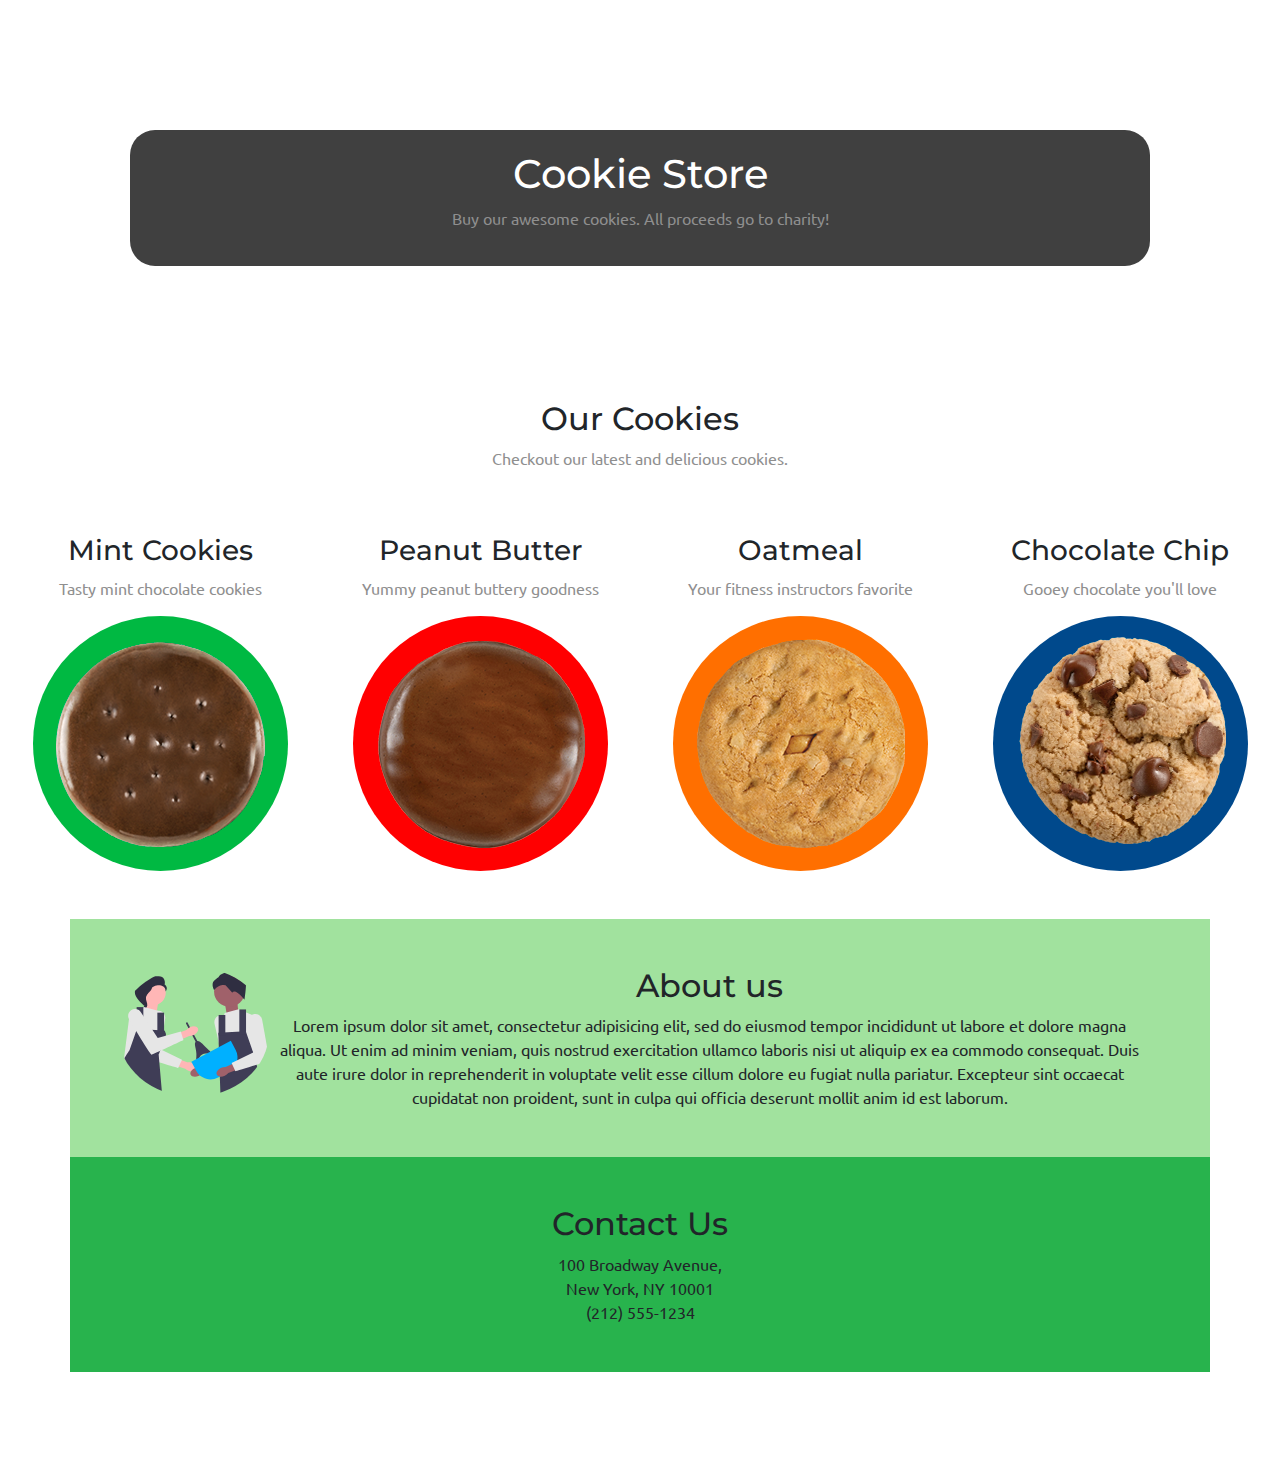
<file: index.html>
<!DOCTYPE html>
<html lang="en">
  <head>
    <link rel="stylesheet" href="https://cdn.jsdelivr.net/npm/bootstrap@5.2.3/dist/css/bootstrap.min.css">
      <link href="https://fonts.googleapis.com/css?family=Montserrat:900|Ubuntu:500&display=swap" rel="stylesheet">
    <link rel="stylesheet" href="styles.css">
    <meta charset="UTF-8" />
    <meta name="viewport" content="width=device-width, initial-scale=1.0" />
    <title>Cookie Store</title>
  </head>

  <body>
    <div class="jumbotron text-center">
      <div class="random-block-test">
        <header><h1>Cookie Store</h1>
        <p>Buy our awesome cookies. All proceeds go to charity!</p></header>
      </div>
    </div>
 <main>
    <div class="text-center" id="cookie-title">
      <h2>Our Cookies</h2>
      <p>Checkout our latest and delicious cookies.</p>
    </div>
   
      <div class="container-fluid">
        <div class="row">
          <div class="col">
            <div class="text-center" id="cookie-body">
              <h3>Mint Cookies</h3>
              <p>Tasty mint chocolate cookies</p>
              <img class="circleimage" src="mint-cookie.png" id="Asinglemintchocolatecookie" />
            </div>
          </div>

          <div class="col">
            <div class="text-center">
              <h3>Peanut Butter</h3>
              <p>Yummy peanut buttery goodness</p>
              <img class="circleimage" src="peanut-cookie.png" id="Asinglepeanutbuttercookie" />
            </div>
          </div>
      
          <div class="col">
            <div class="text-center">
              <h3>Oatmeal</h3>
              <p>Your fitness instructors favorite</p>
              <img class="circleimage" src="oatmeal-cookie.png" id="Asingleoatmealcookie" />
            </div>
          </div>
   
          <div class="col">
            <div class="text-center">
              <h3>Chocolate Chip</h3>
              <p>Gooey chocolate you'll love</p>
              <img class="circleimage" src="chip-cookie.png" id="Asinglechocolatechipcookie" />
            </div>
    </main>
      <div class="container" id="aboutus">
        <img src="bakers.svg" id="illustrationsoftwopeoplebaking" />
        <div class="container">
          <h2>About us</h2>
          <div class="text-justify">Lorem ipsum dolor sit amet, consectetur adipisicing elit, sed do eiusmod
          tempor incididunt ut labore et dolore magna aliqua. Ut enim ad minim veniam,
          quis nostrud exercitation ullamco laboris nisi ut aliquip ex ea commodo
          consequat. Duis aute irure dolor in reprehenderit in voluptate velit esse
          cillum dolore eu fugiat nulla pariatur. Excepteur sint occaecat cupidatat non
          proident, sunt in culpa qui officia deserunt mollit anim id est laborum.</div>
          </div>
      </div>
    <footer>
      <div class="container" id="contactus">
        <h2>Contact Us</h2>
        <div>
          100 Broadway Avenue,<br />
          New York, NY 10001 <br />
          (212) 555-1234
        </div>
      </div>
    </footer>
  </body>
</html>
</file>
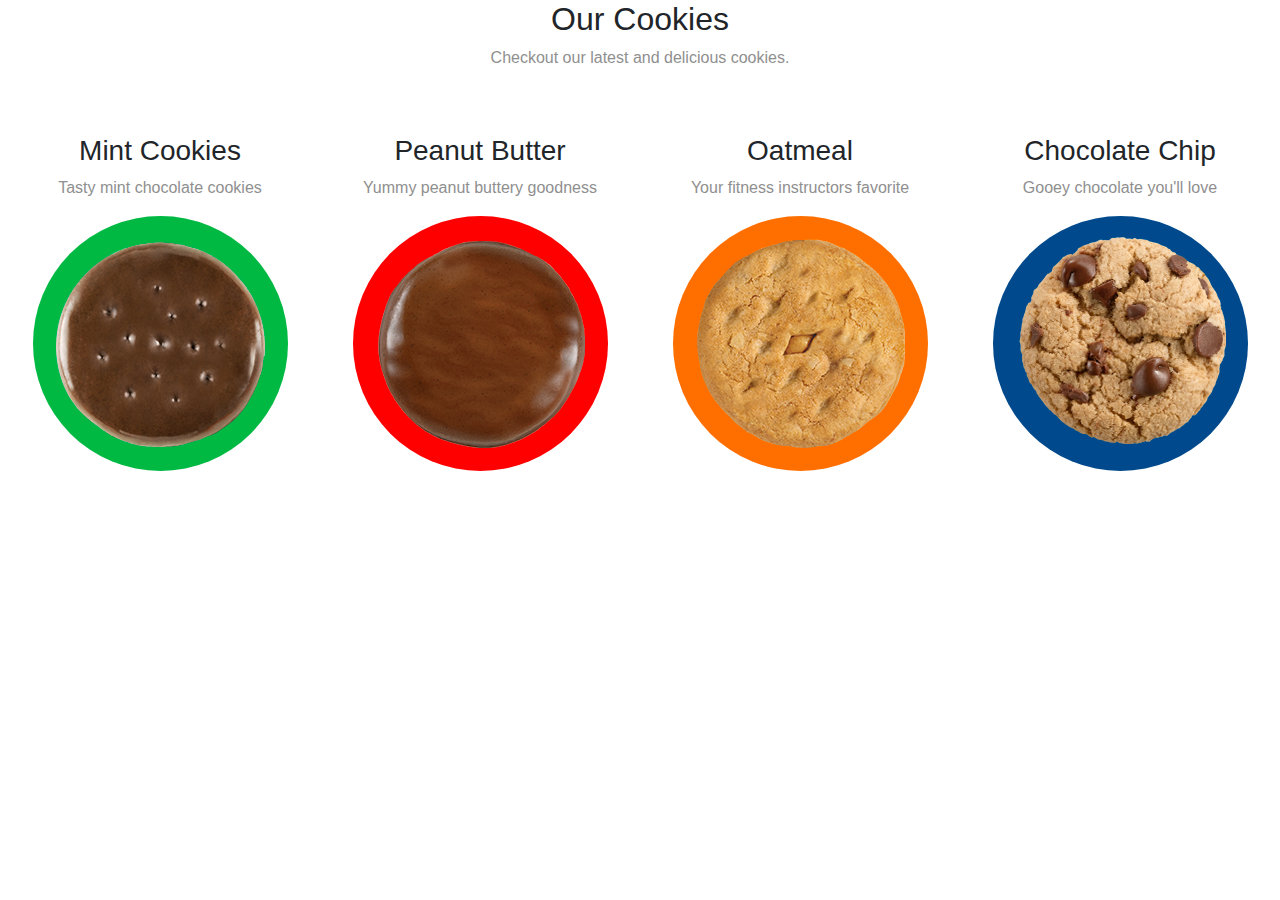
<file: alternating.html>
<!DOCTYPE html>
<html lang="en">
  <head>
    <link rel="stylesheet" href="styles.css">
    <meta
    name="viewport"
    content="width=device-width, initial-scale=1, shrink-to-fit=no"/>
    <title>Cookie Store</title>
  </head>
  <link
  rel="stylesheet"
  href="https://stackpath.bootstrapcdn.com/bootstrap/4.5.2/css/bootstrap.min.css"
  integrity="sha384-JcKb8q3iqJ61gNV9KGb8thSsNjpSL0n8PARn9HuZOnIxN0hoP+VmmDGMN5t9UJ0Z"
  crossorigin="anonymous"/>
  <body>
    <main>
      <div class="text-center" id="cookie-title">
        <h2>Our Cookies</h2>
        <p>Checkout our latest and delicious cookies.</p>
      </div>
     
        <div class="container-fluid">
          <div class="row">
            <div class="col">
              <div class="text-center" id="cookie-body">
                <h3>Mint Cookies</h3>
                <p>Tasty mint chocolate cookies</p>
                <img class="circleimage" src="mint-cookie.png" id="Asinglemintchocolatecookie" />
              </div>
            </div>
  
            <div class="col">
              <div class="text-center">
                <h3>Peanut Butter</h3>
                <p>Yummy peanut buttery goodness</p>
                <img class="circleimage" src="peanut-cookie.png" id="Asinglepeanutbuttercookie" />
              </div>
            </div>
        
            <div class="col">
              <div class="text-center">
                <h3>Oatmeal</h3>
                <p>Your fitness instructors favorite</p>
                <img class="circleimage" src="oatmeal-cookie.png" id="Asingleoatmealcookie" />
              </div>
            </div>
     
            <div class="col">
              <div class="text-center">
                <h3>Chocolate Chip</h3>
                <p>Gooey chocolate you'll love</p>
                <img class="circleimage" src="chip-cookie.png" id="Asinglechocolatechipcookie" />
    </main>
  </body>
</html>
</file>
<file: styles.css>
.jumbotron {
    background-image: url('https://i.imgur.com/i8tfYZH.jpg');
    background-size: cover;
    background-position: center;
    height: 400px;
   padding: 130px;
  }
  body {
    font-family: 'Ubuntu', sans-serif;
  }
  
  h1,h2,h3,h4,h5,h6{
    font-family: 'Montserrat', sans-serif;
  }
  
  p {
    color: #8f8f8f;
  }
  
  .random-block-test {
    border-radius: 25px;
    color: white;
    background-color: rgba(0, 0, 0, .75);
    padding: 20px;
  }
  
  .circleimage {
    border-radius: 50%;
  }
  
  #aboutus {
    padding: 3em;
    background-color: #a1e29e;
    text-align: center;
  }
  
  #cookie-body {
    padding-bottom: 3em; 
  }
  
  #cookie-title {
    padding-bottom: 3em; 
  }
  
  #contactus {
    padding: 3em;
    background-color: #28b34d;
    text-align: center;
  }
  
  #illustrationsoftwopeoplebaking {
    height: 130px;
    border-radius: 50%;
    float: left;
  }
  
  body {
  padding-bottom: 100px;
  height: 100%;
  }
</file>
